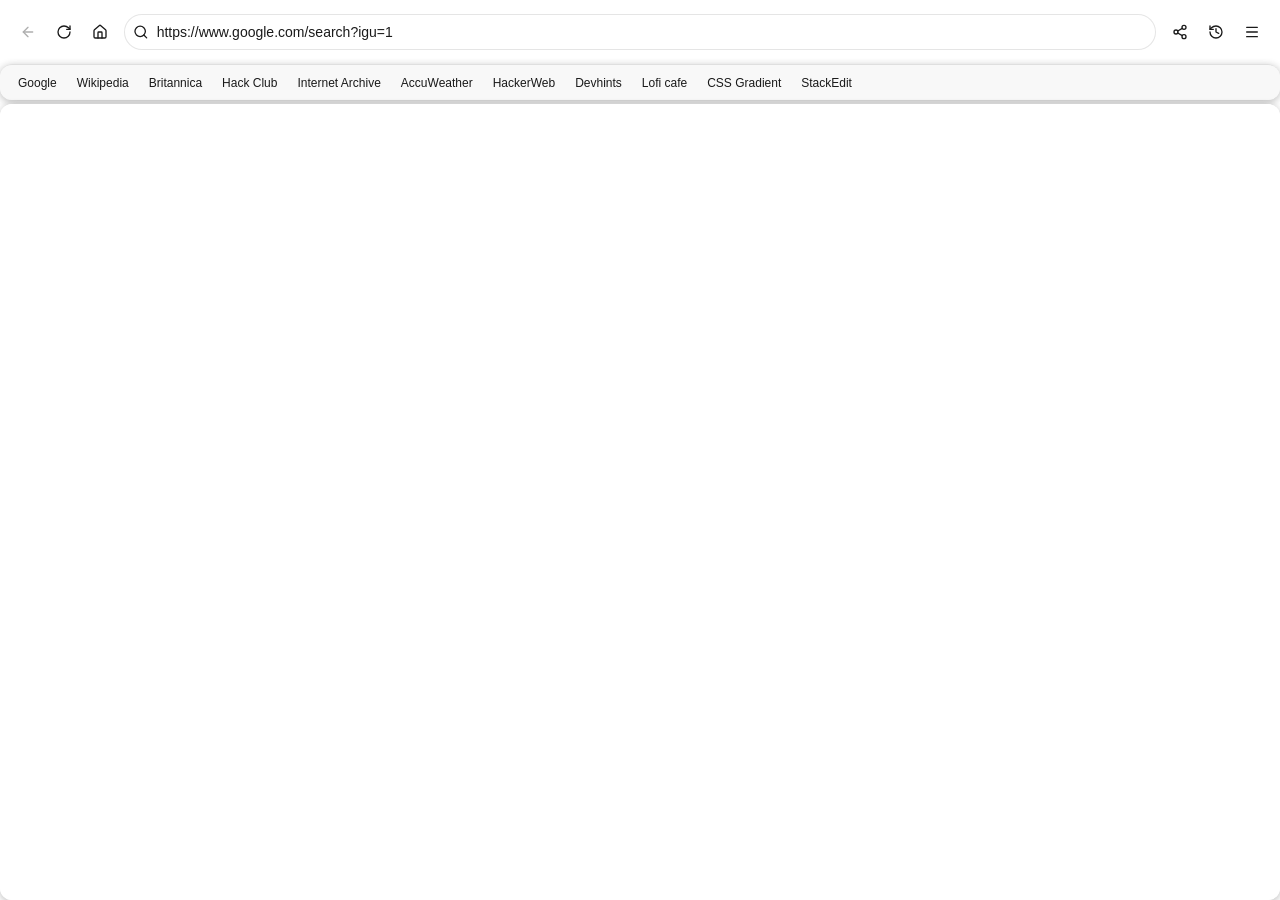
<file: assets/apps/Browser/index.html>
<!DOCTYPE html>
<html lang="en">
<head>  
    <meta charset="UTF-8">
    <meta name="viewport" content="width=device-width,initial-scale=1.0">
    <title>WebOS Browser</title>
    <link rel="stylesheet" href="style.css">
</head>
<body>
    <main class="bowser">
    <header class="tb">
        <div class="ctrls">
            <button id="b" class="ctrl" title="Back"><svg xmlns="http://www.w3.org/2000/svg" width="24" height="24" viewBox="0 0 24 24" fill="none" stroke="currentColor" stroke-width="2" stroke-linecap="round" stroke-linejoin="round" class="lucide lucide-arrow-left"><path d="m12 19-7-7 7-7"/><path d="M19 12H5"/></svg></button>
            <button id="f" class="ctrl" title="Forward"><svg xmlns="http://www.w3.org/2000/svg" width="24" height="24" viewBox="0 0 24 24" fill="none" stroke="currentColor" stroke-width="2" stroke-linecap="round" stroke-linejoin="round" class="lucide lucide-arrow-right"><path d="M5 12h14"/><path d="m12 5 7 7-7 7"/></svg></button>
            <button id="r" class="ctrl" title="Refresh"><svg xmlns="http://www.w3.org/2000/svg" width="24" height="24" viewBox="0 0 24 24" fill="none" stroke="currentColor" stroke-width="2" stroke-linecap="round" stroke-linejoin="round" class="lucide lucide-rotate-cw"><path d="M21 12a9 9 0 1 1-9-9c2.52 0 4.93 1 6.74 2.74L21 8"/><path d="M21 3v5h-5"/></svg></button>
            <button id="h" class="ctrl" title="Home"><svg xmlns="http://www.w3.org/2000/svg" width="24" height="24" viewBox="0 0 24 24" fill="none" stroke="currentColor" stroke-width="2" stroke-linecap="round" stroke-linejoin="round" class="lucide lucide-house"><path d="M15 21v-8a1 1 0 0 0-1-1h-4a1 1 0 0 0-1 1v8"/><path d="M3 10a2 2 0 0 1 .709-1.528l7-6a2 2 0 0 1 2.582 0l7 6A2 2 0 0 1 21 10v9a2 2 0 0 1-2 2H5a2 2 0 0 1-2-2z"/></svg></button>
        </div>
        <div class="add">
            <svg class="addic" xmlns="http://www.w3.org/2000/svg" width="16" height="16" viewBox="0 0 24 24" fill="none" stroke="currentColor" stroke-width="2" stroke-linecap="round" stroke-linejoin="round" class="lucide lucide-search"><path d="m21 21-4.34-4.34"/><circle cx="11" cy="11" r="8"/></svg>
            <input id="ad" type="text" placeholder="Search or enter web address" autocomplete="off" spellcheck="false">
        </div>
        <div class="exts">
            <button id="shr" class="ext" title="Share/Copy link"><svg xmlns="http://www.w3.org/2000/svg" width="24" height="24" viewBox="0 0 24 24" fill="none" stroke="currentColor" stroke-width="2" stroke-linecap="round" stroke-linejoin="round" class="lucide lucide-share-2"><circle cx="18" cy="5" r="3"/><circle cx="6" cy="12" r="3"/><circle cx="18" cy="19" r="3"/><line x1="8.59" x2="15.42" y1="13.51" y2="17.49"/><line x1="15.41" x2="8.59" y1="6.51" y2="10.49"/></svg></button>
            <button id="hry" class="ext" title="History"><svg xmlns="http://www.w3.org/2000/svg" width="16" height="16" viewBox="0 0 24 24" fill="none" stroke="currentColor" stroke-width="2" stroke-linecap="round" stroke-linejoin="round" class="lucide lucide-rotate-ccw-clock"><path d="M3 12a9 9 0 1 0 9-9 9.75 9.75 0 0 0-6.74 2.74L3 8"/><path d="M3 3v5h5"/><path d="M12 7v5l4 2"/></svg></button>
            <button id="hmb" class="ext" title="Menu"><svg xmlns="http://www.w3.org/2000/svg" width="16" height="16" viewBox="0 0 24 24" fill="none" stroke="currentColor" stroke-width="2" stroke-linecap="round" stroke-linejoin="round" class="lucide lucide-menu"><path d="M4 5h16"/><path d="M4 12h16"/><path d="M4 19h16"/></svg></button>
        </div>
        </header>
         <nav class="bm">
            <button data-url="https://www.google.com/search?igu=1">Google</button>
            <button data-url="https://www.wikipedia.org">Wikipedia</button>
            <button data-url="https://www.britannica.com">Britannica</button>
            <button data-url="https://www.hackclub.com">Hack Club</button>
            <button data-url="https://www.archive.org">Internet Archive</button>
            <button data-url="https://www.accuweather.com">AccuWeather</button>
            <button data-url="https://www.hackerweb.app">HackerWeb</button>
            <button data-url="https://devhints.io">Devhints</button>
            <button data-url="https://lofi.cafe">Lofi cafe</button>
            <button data-url="https://cssgradient.io">CSS Gradient</button>
            <button data-url="https://stackedit.io">StackEdit</button>
        </nav>
    <div id="hrp" class="hrp">
        <div class="hryd">
            <h2>History</h2>
        </div>
        <div id="hrl" class="hurl"></div>
    </div>
    <div id="mnup" class="mnup">
        <button id="ntb"><svg xmlns="http://www.w3.org/2000/svg" width="24" height="24" viewBox="0 0 24 24" fill="none" stroke="currentColor" stroke-width="2" stroke-linecap="round" stroke-linejoin="round" class="lucide lucide-square-plus"><rect width="18" height="18" x="3" y="3" rx="2"/><path d="M8 12h8"/><path d="M12 8v8"/></svg>
            <span>New Tab</span>
            </button>
        <button id="mnh"><svg xmlns="http://www.w3.org/2000/svg" width="16" height="16" viewBox="0 0 24 24" fill="none" stroke="currentColor" stroke-width="2" stroke-linecap="round" stroke-linejoin="round" class="lucide lucide-rotate-ccw-clock"><path d="M3 12a9 9 0 1 0 9-9 9.75 9.75 0 0 0-6.74 2.74L3 8"/><path d="M3 3v5h5"/><path d="M12 7v5l4 2"/></svg>
        <span>History</span></button>
    </div>
    <section class="con">
        <div id="ld" class="ld"></div>
        <iframe id="pg" src="https://www.google.com/search?igu=1" title="New Tab" allow="fullscreen"></iframe>
    <div id="err" class="err">
        <div class="eric">⚠️</div>
        <h2>Can't reach this page</h2>
        <p>Check the web address and try again</p>
        <span>SITE_NOT_REACHABLE</span>
    </div>
    </section>
    <div id="tot" class="tot">
    <svg xmlns="http://www.w3.org/2000/svg" width="16" height="16" stroke="currentColor" viewBox="0 0 24 24" fill="none" stroke="#ffffff" stroke-width="2" stroke-linecap="round" stroke-linejoin="round" class="lucide lucide-check"><path d="M20 6 9 17l-5-5"/></svg>
    <span>Link copied</span>
</div>
    </main>
    <script src="script.js"></script>
</body>
</html>
</file>
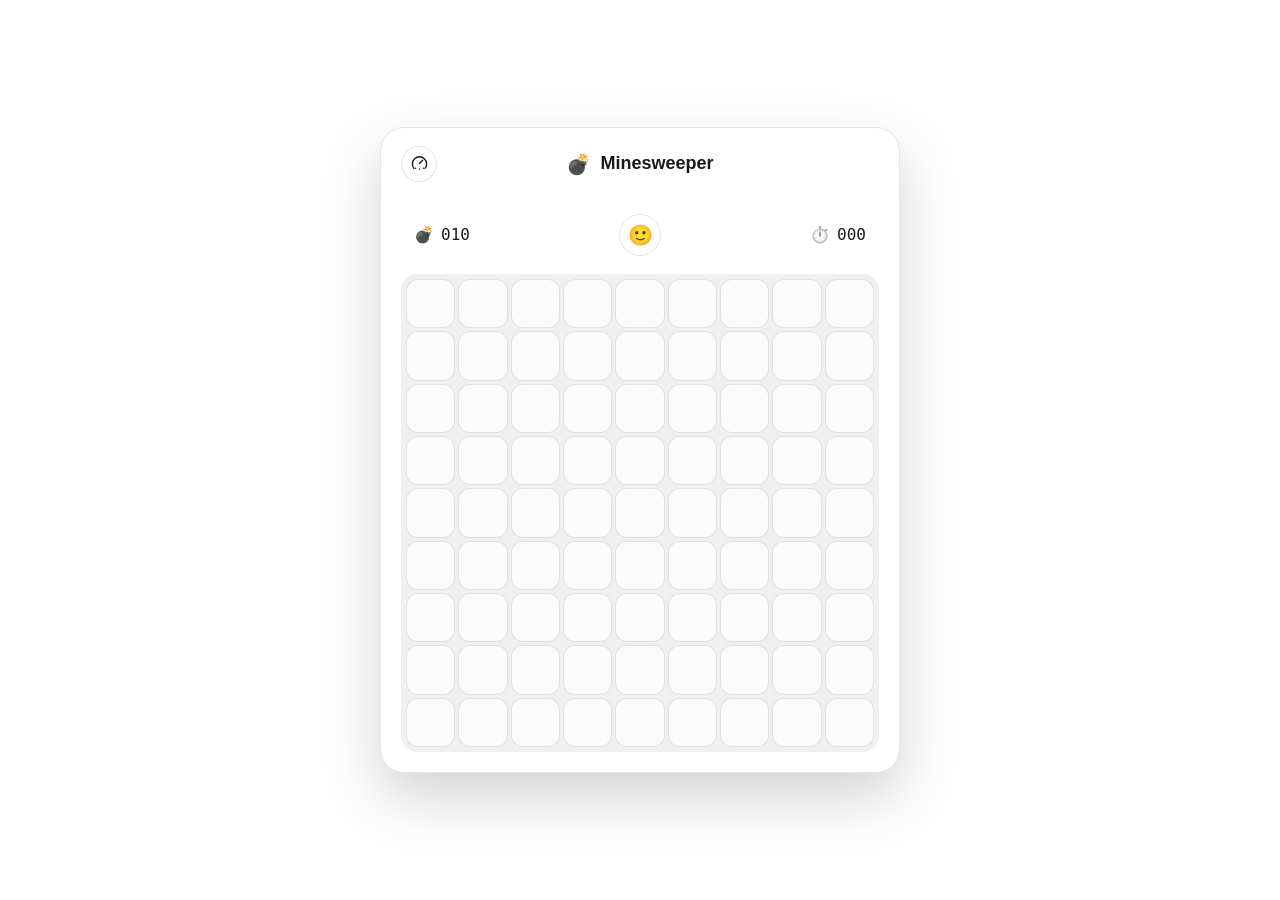
<file: assets/apps/MineSweeper/index.html>
<!DOCTYPE html>
<html lang="en">
<head>
    <meta charset="UTF-8">
    <meta name="viewport" content="width=device-width,initial-scale=1.0">
    <title>Minesweeper</title>
    <link rel="stylesheet" href="style.css">
</head>
<body>
<main class="gwin">
    <div class="ah">
        <div class="dif">
            <button id="difb" class="hb" title="Difficulty">
                <svg viewBox="0 0 24 24" aria-hidden="true">
                    <path d="M4.9 18.1a9 9 0 1 1 14.2 0"/>
                    <path d="M12 12l4-4"/>
                    <path d="M7 18h.01M12 19h.01M17 18h.01"/>
                </svg>
            </button>
            <div id="difmen" class="difmen">
                <button data-difficulty="beginner">Beginner</button>
                <button data-difficulty="intermediate">Intermediate</button>
                <button data-difficulty="expert">Expert</button>
            </div>
        </div>
        <div class="tit">
            <span class="tic">💣</span>
            <span>Minesweeper</span>
        </div>
    </div>
    <section class="gc">
        <div class="hd">
            <div class="c">
                <span>💣</span>
                <span id="mc">010</span>
            </div>
            <button id="r" class="rb" title="New game">🙂</button>
            <div class="ct">
                <span>⏱️</span>
                <span id="tim">000</span>
            </div>
        </div>
        <div id="b" class="b"></div>
    </section>
</main>
<script src="script.js"></script>
</body>
</html>
</file>
<file: assets/apps/Browser/style.css>
:root{
--bg:#f4f4f4a8;
--surface:rgba(255,255,255,.42);
--surface-hover:rgba(255,255,255,.9);
--border:rgba(0,0,0,.1);
--text:#1a1a1a;
--text-secondary:#666;
--accent: #3092ee;
--content:white;
--hov: rgba(0, 0, 0, 0.08);
--bgs:rgb(244, 244, 244);
}
[data-theme="dk"]{
--bg:#101214a8;
--surface:rgba(30,32,35,.82);
--surface-hover:rgba(255,255,255,.1);
--border:rgba(255,255,255,.1);
--text:#f5f5f5;
--text-secondary:#aaa;
--accent: #3092ee;
--content:black;
--hov: rgba(255, 255, 255, 0.10);
--bgs:#101214;
}
*{
    box-sizing: border-box;
    margin:0;
    padding:0;
}
body{
    width:100vw;
    height:100vh;
    overflow: hidden;
    font-family: 'Segoe UI', sans-serif;
    background: transparent;
    color:var(--text);
    user-select: none;
    transition: background-color 250ms ease,
    color 250ms ease;
}
.bowser{
    width:100%;
    height:100%;
    display:flex;
    flex-direction: column;
    background:transparent;
}
.tb{
    position:relative;
    display:flex;
    align-items: center;
    gap:8px;
    min-height:64px;
    padding: 12px;
    background: transparent;
    z-index:10;
    border-radius: 12px;
}
.ctrls,.exts{
    display:flex;
    align-items: center;
    gap:4px;
}
.ctrl,.ext{
    display: flex;
    align-items: center;
    justify-content: center;
    border: 1px solid transparent;
    background:transparent;
    color:var(--text);
    cursor:pointer;
    transition:background-color 180ms ease, border-color 180ms ease;
    width:32px;
    height:32px;
    border-radius: 50%;
    font-size:16px;
}
.ctrl svg,.ext svg{
    color:var(--text);
    width:16px;
    height:16px;
    transition:color 180ms ease;
}
.ctrl:hover,.ext:hover{
    background:var(--surface-hover);
    border-color:var(--border);
}
.add{
    flex:1;
    height:36px;
    display: flex;
    align-items: center;
    gap:8px;
    min-width:60px;
    padding: 0 8px 0 8px;
    border: 1px solid var(--border);
    border-radius: 24px;
    background:var(--surface);
    transition:background-color 180ms ease, border-color 180ms ease;
}
.add:focus-within{
    border-color:var(--accent);
}
.addic svg{
    color:var(--text-secondary);
    width:16px;
    height:16px;
}
#ad{
    width:100%;
    height:100%;
    border:0;
    outline:0;
    background:transparent;
    color:var(--text);
    font:inherit;
    font-size:14px;
}
#ad::placeholder{
    color:var(--text-secondary);
}
.con{
    margin-top:4px;
    position:relative;
    flex:1;
    min-height:60px;
    background:var(--content);
    overflow: hidden;
    border:transparent;
    border-radius: 12px;
    box-shadow:
        0 2px 8px rgba(0, 0, 0, 0.2),
        0 2px 8px rgba(0, 0, 0, 0.08);
}
iframe{
    display: block;
    width:100%;
    height:100%;
    border:0;
    background:var(--content);
}
.ld{
    position:absolute;
    top:0;
    left:0;
    width:0;
    height:2px;
    background:var(--accent);
    z-index:20;
    transition:width 250ms ease;
}
.ld.act{
    width:70%;
}
.err{
    position:absolute;
    inset:0;
    display: none;
    flex-direction: column;
    align-items: center;
    justify-content: center;
    gap:8px;
    background:var(--content);
    color:var(--text);
    text-align: center;
    z-index:5;
}
.err.act{
    display:flex;
}
.eric{
    font-size:42px;
    margin-bottom: 8px;;
}
.err h2{
    font-size:20px;
    font-weight: 600;
}
.err p{
    color:var(--text-secondary);
    font-size:14px
}
.err span{
    color:var(--text-secondary);
    font-size:12px;
}
.bm{
    display: flex;
    align-items: center;
    gap:4px;
    height:36px;
    padding:0 10px;
    background:var(--bg);
    border-top: 1px solid var(--border);
    overflow-x:auto;
    scrollbar-width: none;
    border-radius: 12px;
    box-shadow:
        0 2px 8px rgba(0, 0, 0, 0.2),
        0 2px 8px rgba(0, 0, 0, 0.08);
}
.bm::-webkit-scrollbar{
    display: none;
}
.bm button{
    border:0;
    border-radius:24px;
    padding:8px;
    background:transparent;
    color:var(--text);
    font:inherit;
    font-size:12px;
    white-space: nowrap;
    cursor:pointer;
    transition:background 150ms ease;
}
.bm button:hover{
    background:var(--hov);
}
.bm button:active{
    background:var(--accent);
    color:white;
}
#hry.act,#hmb.act{
    background:var(--accent);
    color:white;
}
.hrp,.mnup{
    position:absolute;
    z-index:100;
    background:var(--bgs);
    border:1px solid var(--border);
    box-shadow:0 8px 24px rgba(0,0,0,.16);
    opacity:0;
    visibility:hidden;
    backdrop-filter: blur(24px)!important;
    transform:translateY(-6px) scale(.98);
    transform-origin:top right;
    transition:opacity 150ms ease,
    transform 150ms ease,
    visibility 150ms ease;
    pointer-events:none;
}
.hrp.act,.mnup.act{
    opacity:1;
    visibility:visible;
    transform:translateY(0) scale(1);
    pointer-events:auto;
}
.hrp{
    top:58px;
    right:48px;
    width:320px;
    max-height:420px;
    border-radius:24px;
    overflow:hidden;
}
.mnup{
    top:58px;
    right:8px;
    width:180px;
    padding:5px;
    border-radius:24px;
}
.hryd{
    display:flex;
    align-items: center;
    height:44px;
    padding:0 12px;
    border-bottom:1px solid var(--border);
}
.hryd h2{
   
    font-size:18px;
    font-weight:600;
}
.hurl{
    max-height:375px;
    overflow-y:auto;
    padding:5px;
}
.hryi{
    display:flex;
    flex-direction:column;
    gap:2px;
    width:100%;
    padding:8px 10px;
    border:0;
    border-radius:24px;
    background:transparent;
    color:var(--text);
    text-align:left;
    cursor:pointer;
}
.hryi:hover{
    background:var(--surface-hover);
}
.hryi span:first-child{
    font-size:12px;
    white-space:nowrap;
    overflow:hidden;
    text-overflow:ellipsis;
}
.hur-ur{
    font-size:10px;
    opacity:.6;
    white-space:nowrap;
    overflow:hidden;
    text-overflow:ellipsis;
}
.hr-et{
    padding:28px 12px;
    text-align:center;
    font-size:13px;
    opacity:0.6;
}
.mnup button{
    display:flex;
    align-items:center;
    gap:10px;
    width:100%;
    height:36px;
    padding:0 8px;
    border:0;
    border-radius:24px;
    background:transparent;
    color:var(--text);
    font:inherit;
    font-size:12px;
    text-align:left;
    cursor:pointer;
}
.mnup button:hover{
    background:var(--surface-hover);
}
.mnup svg{
    width:16px;
    height:16px;
    fill:none;
    color:var(--text);
}
.ctrl.hide{
    display:none;
}
.ctrl:disabled{
    opacity:.35;
    cursor:default;
}
.tot{
    position:fixed;
    left:50%;
    bottom:24px;
    display:flex;
    align-items:center;
    gap:8px;
    padding:10px 14px;
    border:1px solid var(--border);
    border-radius:24px;
    background:var(--bg);
    color:var(--text);
    box-shadow:0 8px 24px rgba(0,0,0,.16);
    backdrop-filter:blur(20px);
    font-size:13px;
    opacity:0;
    visibility:hidden;
    transform:translate(-50%,10px);
    transition:opacity 180ms ease,transform 180ms ease,visibility 180ms ease;
    z-index:200;
    pointer-events:none;
}
.tot.act{
    opacity:1;
    visibility:visible;
    transform:translate(-50%,0);
}
.tot svg{
    color:var(--text);
    flex-shrink:0;
}
#shr:active{
    background:var(--accent);
}
#shr:active svg{
    color:white;
}
#hry.act svg,#hmb.act svg{
    color:white;
}
.ctrl:active{
    background:var(--accent);
}
.ctrl:active svg{
    color:white;
}
</file>
<file: assets/apps/MineSweeper/style.css>
:root{
--bg:#f4f4f4;
--surface:rgba(255,255,255,.42);
--surface-hover:rgba(255,255,255,.9);
--border:rgba(0,0,0,.1);
--text:#1a1a1a;
--text-secondary:#666;
--accent:#00a8e8;
--board:rgba(0,0,0,.06);
--cell:rgba(255,255,255,.7)
}
[data-theme="dk"]{
--bg:#101214;
--surface:rgba(30,32,35,.82);
--surface-hover:rgba(255,255,255,.1);
--border:rgba(255,255,255,.1);
--text:#f5f5f5;
--text-secondary:#aaa;
--accent:#00c8ff;
--board:rgba(0,0,0,.25);
--cell:rgba(255,255,255,.07)
}
body,.gwin,.ah,.gc,.tb,.hb,.rb,.ct,.c,.b,.cll,.difmen,.difmen button{
    user-select: none;
    transition:
        background-color .25s ease,
        border-color .25s ease,
        color .25s ease,
        box-shadow .25s ease,
        width 250ms ease;
}
*{
box-sizing:border-box;
margin:0;
padding:0
}
body{
min-height:100vh;
display:flex;
align-items:center;
justify-content:center;
font-family:"Segoe UI",sans-serif;
background:transparent;
color:var(--text)
}
.gwin{
flex-shrink: 0;
width:min(520px,94vw);
border:1px solid var(--border);
border-radius:24px;
background:var(--surface);
box-shadow:0 24px 60px rgba(0,0,0,.18);
overflow:hidden;
}
.ah{
display:grid;
grid-template-columns:1fr auto 1fr;
align-items:center;
padding:18px 20px 12px
}
.tit{
display:flex;
align-items:center;
justify-content:center;
gap:9px;
font-size:18px;
font-weight:600
}
.tic{
font-size:20px
}
.tb{
width:36px;
height:36px;
justify-self:end;
display:flex;
align-items:center;
justify-content:center;
border:1px solid var(--border);
border-radius:24px;
background:var(--cell);
color:var(--text);
font-size:18px;
cursor:pointer
}
.tb:hover{
background:var(--surface-hover)
}
.dif{
position:relative
}
.hb{
width:36px;
height:36px;
display:flex;
align-items:center;
justify-content:center;
padding:0;
border:1px solid var(--border);
border-radius:24px;
background:var(--cell);
color:var(--text);
cursor:pointer
}
.hb svg{
width:19px;
height:19px;
fill:none;
stroke:currentColor;
stroke-width:1.8;
stroke-linecap:round;
stroke-linejoin:round
}
.hb:hover{
background:var(--surface-hover)
}
.difmen{
backdrop-filter: blur(28px);
position:absolute;
top:calc(100% + 7px);
left:0;
opacity:0;
visibility: hidden;
width:150px;
padding:5px;
border:1px solid var(--border);
border-radius:24px;
background:var(--surface);
box-shadow:0 12px 30px rgba(0,0,0,.15);
transition:
        opacity 0.18s ease,
        transform 0.18s ease,
        visibility 0.18s ease;
    transform:translateY(-6px) scale(0.96);
    transform-origin:top left;
z-index:100
}
.difmen.open{
    opacity:1;
    visibility: visible;
    transform: translateY(0) scale(1);
}
.difmen button{
width:100%;
height:36px;
border:none;
border-radius:24px;
padding:0 11px;
background:transparent;
color:var(--text);
text-align:left;
font:inherit;
font-size:13px;
cursor:pointer
}
.difmen button:hover{
background:var(--surface-hover)
}
.gc{
padding:20px;
overflow:auto;
}
.hd{
display:flex;
align-items:center;
justify-content:space-between;
margin-bottom:18px
}
.c,.ct{
min-width:82px;
display:flex;
align-items:center;
justify-content:center;
gap:7px;
padding:8px 12px;
border-radius:24px;
background:var(--cell);
font-family:monospace;
font-size:16px
}
.rb{
width:42px;
height:42px;
border:1px solid var(--border);
border-radius:24px;
background:var(--cell);
color:inherit;
font-size:20px;
cursor:pointer
}
.rb:hover{
background:var(--surface-hover)
}
.b{
display:grid;
gap:3px;
padding:5px;
border-radius:16px;
background:var(--board)
}
.cll{
aspect-ratio:1;
display:flex;
align-items:center;
justify-content:center;
border:1px solid var(--border);
border-radius:12px;
background:var(--cell);
font-size:16px;
font-weight:600;
cursor:pointer;
user-select:none;
transition:
        background-color 0.18s ease,
        border-color 0.18s ease,
        transform 0.12s ease,
        color 0.18s ease;
}
.cll:hover{
background:var(--surface-hover);
transform: scale(1.05);
}
.cll.revealed{
background:var(--board);
cursor:default;
transform:scale(1);
}
.cll.flagged{
font-size:14px;
}
</file>
